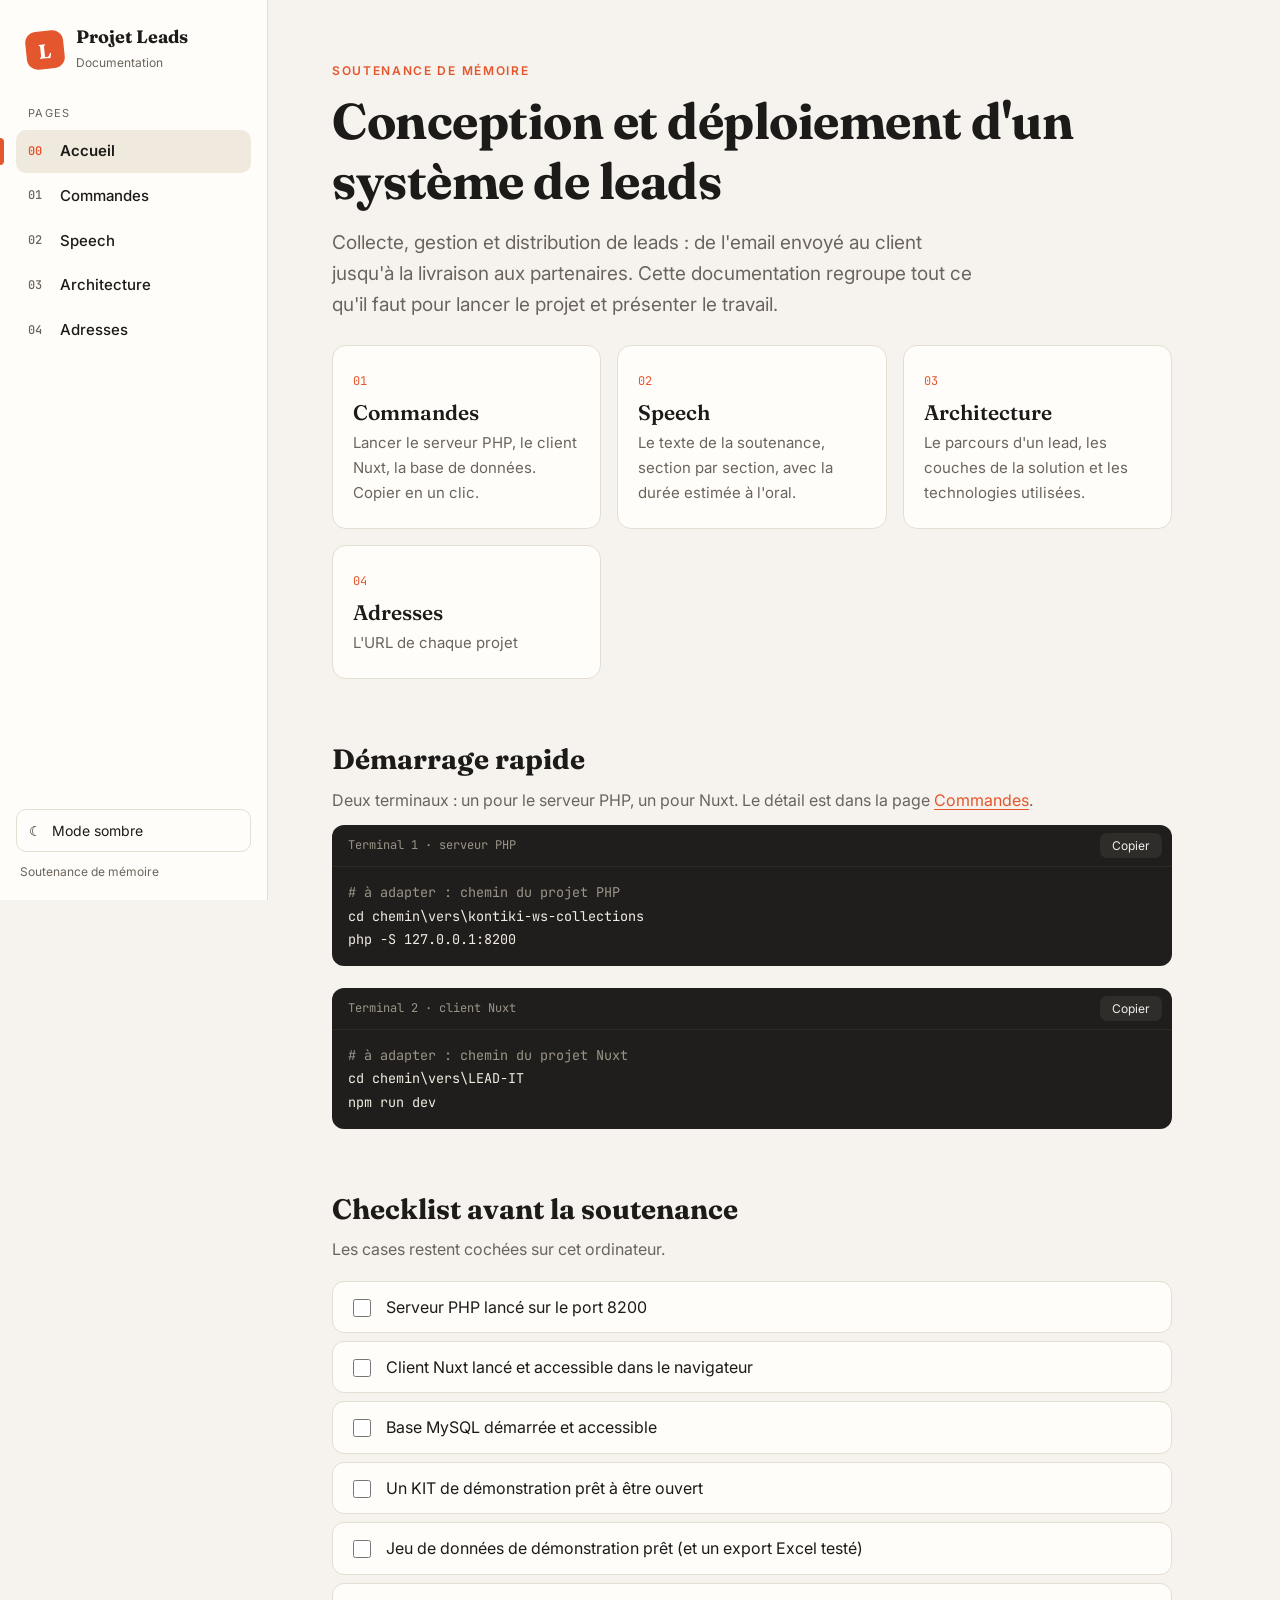
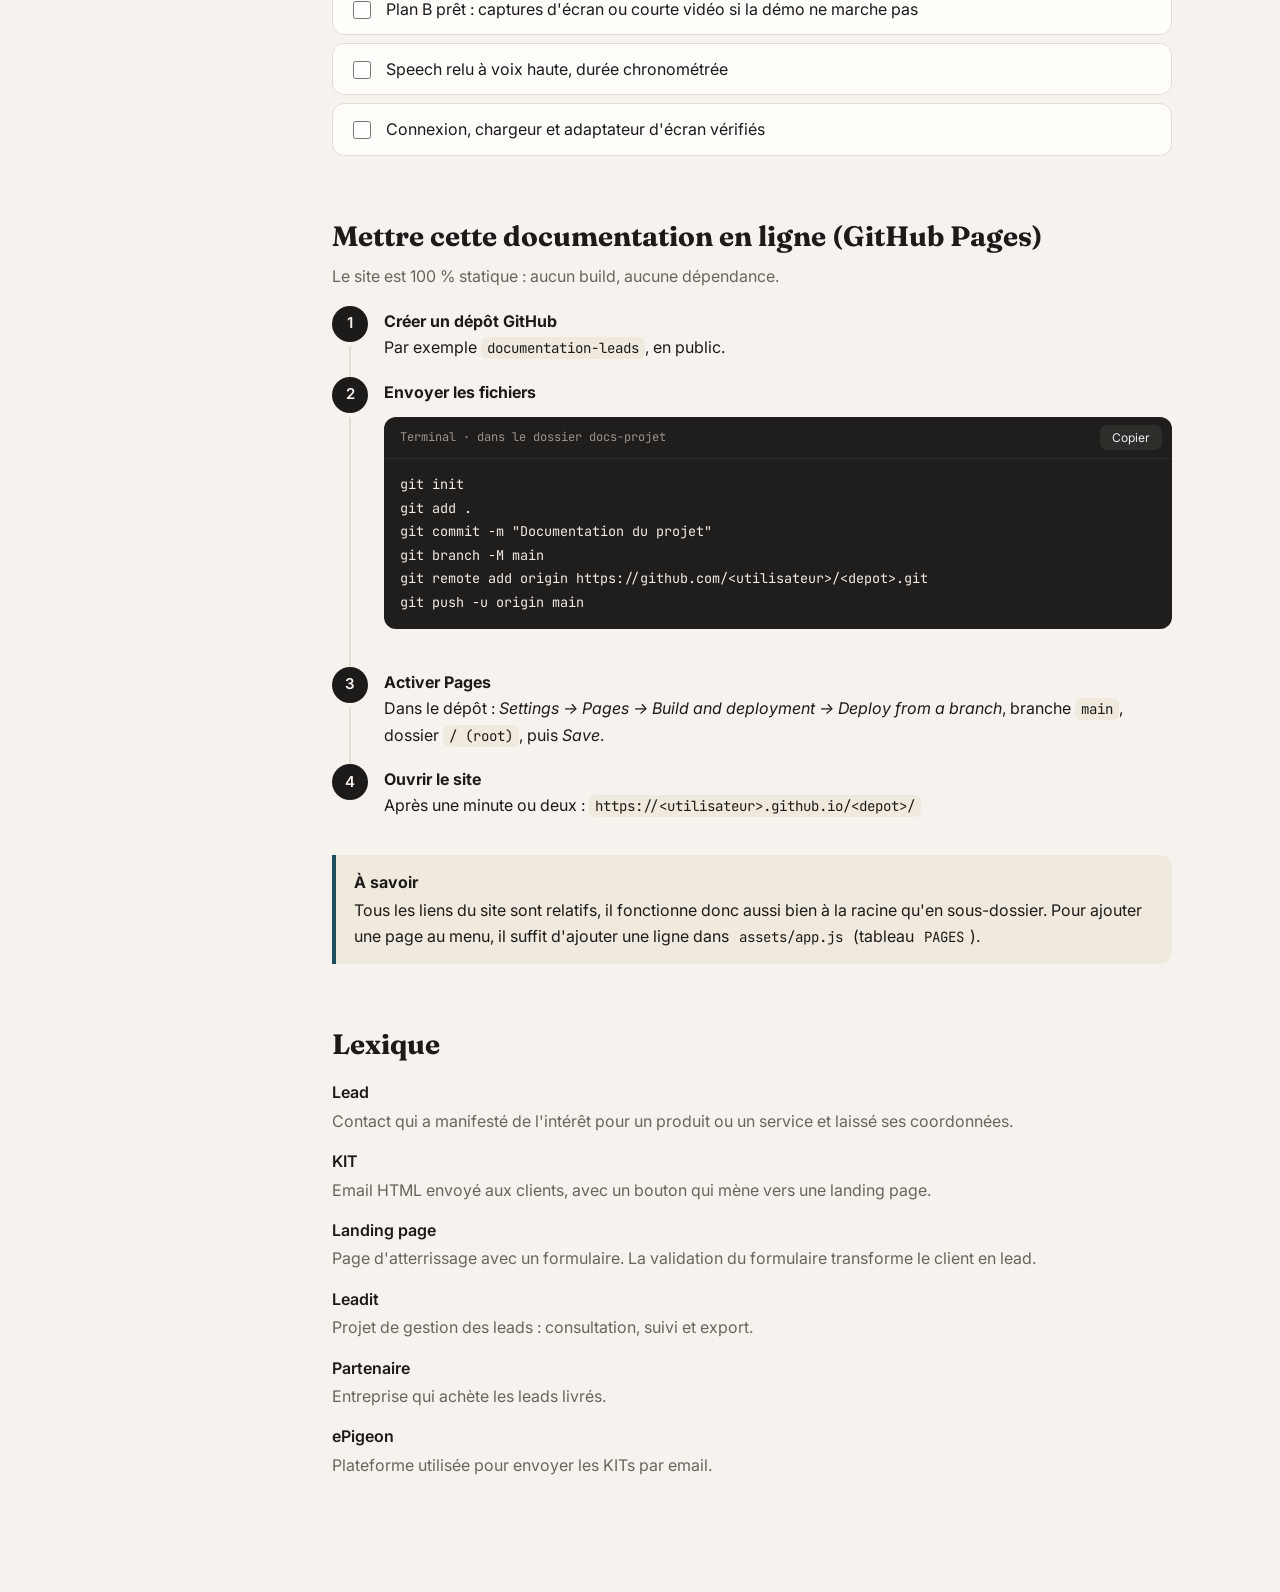
<file: index.html>
<!doctype html>
<html lang="fr">
  <head>
    <meta charset="utf-8" />
    <meta name="viewport" content="width=device-width, initial-scale=1" />
    <title>Projet Leads — Documentation</title>
    <script>
      try {
        var t = localStorage.getItem("theme");
        if (!t && matchMedia("(prefers-color-scheme: dark)").matches)
          t = "dark";
        if (t) document.documentElement.setAttribute("data-theme", t);
      } catch (e) {}
    </script>
    <link rel="preconnect" href="https://fonts.googleapis.com" />
    <link rel="preconnect" href="https://fonts.gstatic.com" crossorigin />
    <link
      href="https://fonts.googleapis.com/css2?family=Fraunces:opsz,wght@9..144,600;9..144,700&family=Inter:wght@400;500;600&family=JetBrains+Mono:wght@400;500&display=swap"
      rel="stylesheet"
    />
    <link rel="stylesheet" href="assets/style.css" />
  </head>
  <body data-page="accueil">
    <div id="app-nav"></div>

    <main class="main">
      <div class="content">
        <span class="eyebrow">Soutenance de mémoire</span>
        <h1>Conception et déploiement d'un système de leads</h1>
        <p class="lead">
          Collecte, gestion et distribution de leads : de l'email envoyé au
          client jusqu'à la livraison aux partenaires. Cette documentation
          regroupe tout ce qu'il faut pour lancer le projet et présenter le
          travail.
        </p>

        <div class="cards">
          <a class="card" href="commandes.html">
            <span class="tag">01</span>
            <h3>Commandes</h3>
            <p>
              Lancer le serveur PHP, le client Nuxt, la base de données. Copier
              en un clic.
            </p>
          </a>
          <a class="card" href="speech.html">
            <span class="tag">02</span>
            <h3>Speech</h3>
            <p>
              Le texte de la soutenance, section par section, avec la durée
              estimée à l'oral.
            </p>
          </a>
          <a class="card" href="architecture.html">
            <span class="tag">03</span>
            <h3>Architecture</h3>
            <p>
              Le parcours d'un lead, les couches de la solution et les
              technologies utilisées.
            </p>
          </a>
          <a class="card" href="adresses.html">
            <span class="tag">04</span>
            <h3>Adresses</h3>
            <p>L'URL de chaque projet</p>
          </a>
        </div>

        <h2>Démarrage rapide</h2>
        <p class="muted">
          Deux terminaux : un pour le serveur PHP, un pour Nuxt. Le détail est
          dans la page <a href="commandes.html">Commandes</a>.
        </p>

        <div class="cmd" data-label="Terminal 1 · serveur PHP">
          <pre><code><span class="c"># à adapter : chemin du projet PHP</span>
cd chemin\vers\kontiki-ws-collections
php -S 127.0.0.1:8200</code></pre>
        </div>
        <div class="cmd" data-label="Terminal 2 · client Nuxt">
          <pre><code><span class="c"># à adapter : chemin du projet Nuxt</span>
cd chemin\vers\LEAD-IT
npm run dev</code></pre>
        </div>

        <h2 id="avant">Checklist avant la soutenance</h2>
        <p class="muted">Les cases restent cochées sur cet ordinateur.</p>
        <ul class="checklist">
          <li>
            <label
              ><input type="checkbox" data-key="serveur-php" /><span
                >Serveur PHP lancé sur le port 8200</span
              ></label
            >
          </li>
          <li>
            <label
              ><input type="checkbox" data-key="nuxt" /><span
                >Client Nuxt lancé et accessible dans le navigateur</span
              ></label
            >
          </li>
          <li>
            <label
              ><input type="checkbox" data-key="mysql" /><span
                >Base MySQL démarrée et accessible</span
              ></label
            >
          </li>
          <li>
            <label
              ><input type="checkbox" data-key="kit" /><span
                >Un KIT de démonstration prêt à être ouvert</span
              ></label
            >
          </li>
          <li>
            <label
              ><input type="checkbox" data-key="donnees" /><span
                >Jeu de données de démonstration prêt (et un export Excel
                testé)</span
              ></label
            >
          </li>
          <li>
            <label
              ><input type="checkbox" data-key="planb" /><span
                >Plan B prêt : captures d'écran ou courte vidéo si la démo ne
                marche pas</span
              ></label
            >
          </li>
          <li>
            <label
              ><input type="checkbox" data-key="speech" /><span
                >Speech relu à voix haute, durée chronométrée</span
              ></label
            >
          </li>
          <li>
            <label
              ><input type="checkbox" data-key="reseau" /><span
                >Connexion, chargeur et adaptateur d'écran vérifiés</span
              ></label
            >
          </li>
        </ul>

        <h2 id="github">Mettre cette documentation en ligne (GitHub Pages)</h2>
        <p class="muted">
          Le site est 100 % statique : aucun build, aucune dépendance.
        </p>
        <ol class="steps">
          <li>
            <strong>Créer un dépôt GitHub</strong>Par exemple
            <code>documentation-leads</code>, en public.
          </li>
          <li>
            <strong>Envoyer les fichiers</strong>
            <div
              class="cmd"
              data-label="Terminal · dans le dossier docs-projet"
            >
              <pre><code>git init
git add .
git commit -m "Documentation du projet"
git branch -M main
git remote add origin https://github.com/&lt;utilisateur&gt;/&lt;depot&gt;.git
git push -u origin main</code></pre>
            </div>
          </li>
          <li>
            <strong>Activer Pages</strong>Dans le dépôt :
            <em
              >Settings → Pages → Build and deployment → Deploy from a
              branch</em
            >, branche <code>main</code>, dossier <code>/ (root)</code>, puis
            <em>Save</em>.
          </li>
          <li>
            <strong>Ouvrir le site</strong>Après une minute ou deux :
            <code>https://&lt;utilisateur&gt;.github.io/&lt;depot&gt;/</code>
          </li>
        </ol>
        <div class="note teal">
          <strong>À savoir</strong>
          Tous les liens du site sont relatifs, il fonctionne donc aussi bien à
          la racine qu'en sous-dossier. Pour ajouter une page au menu, il suffit
          d'ajouter une ligne dans <code>assets/app.js</code> (tableau
          <code>PAGES</code>).
        </div>

        <h2 id="lexique">Lexique</h2>
        <dl class="lexique">
          <dt>Lead</dt>
          <dd>
            Contact qui a manifesté de l'intérêt pour un produit ou un service
            et laissé ses coordonnées.
          </dd>
          <dt>KIT</dt>
          <dd>
            Email HTML envoyé aux clients, avec un bouton qui mène vers une
            landing page.
          </dd>
          <dt>Landing page</dt>
          <dd>
            Page d'atterrissage avec un formulaire. La validation du formulaire
            transforme le client en lead.
          </dd>
          <dt>Leadit</dt>
          <dd>Projet de gestion des leads : consultation, suivi et export.</dd>
          <dt>Partenaire</dt>
          <dd>Entreprise qui achète les leads livrés.</dd>
          <dt>ePigeon</dt>
          <dd>Plateforme utilisée pour envoyer les KITs par email.</dd>
        </dl>
      </div>
    </main>

    <script src="assets/app.js"></script>
  </body>
</html>
</file>
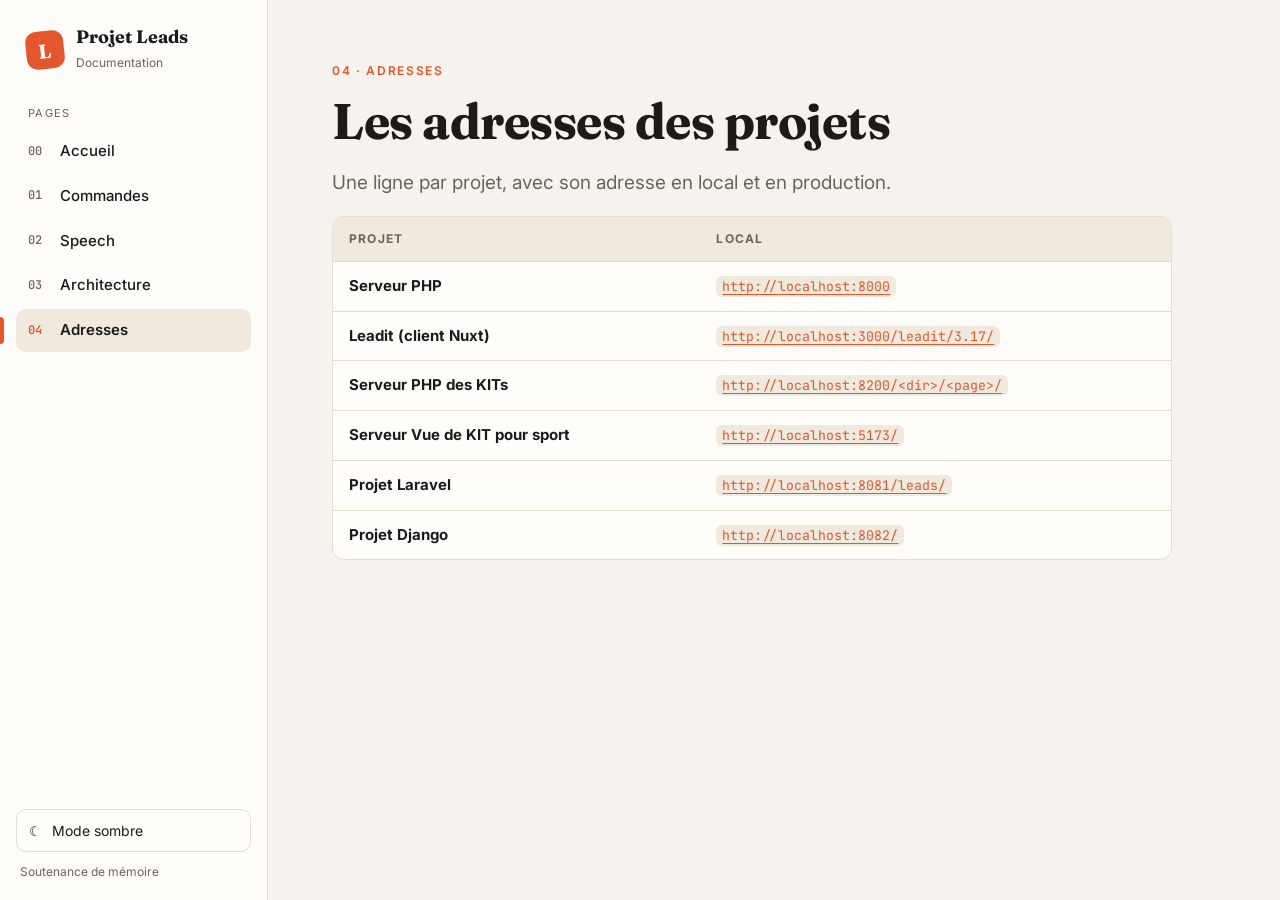
<file: adresses.html>
<!doctype html>
<html lang="fr">
  <head>
    <meta charset="utf-8" />
    <meta name="viewport" content="width=device-width, initial-scale=1" />
    <title>Adresses — Projet Leads</title>
    <script>
      try {
        var t = localStorage.getItem("theme");
        if (!t && matchMedia("(prefers-color-scheme: dark)").matches)
          t = "dark";
        if (t) document.documentElement.setAttribute("data-theme", t);
      } catch (e) {}
    </script>
    <link rel="preconnect" href="https://fonts.googleapis.com" />
    <link rel="preconnect" href="https://fonts.gstatic.com" crossorigin />
    <link
      href="https://fonts.googleapis.com/css2?family=Fraunces:opsz,wght@9..144,600;9..144,700&family=Inter:wght@400;500;600&family=JetBrains+Mono:wght@400;500&display=swap"
      rel="stylesheet"
    />
    <link rel="stylesheet" href="assets/style.css" />
  </head>
  <body data-page="adresses">
    <div id="app-nav"></div>

    <main class="main">
      <div class="content">
        <span class="eyebrow">04 · Adresses</span>
        <h1>Les adresses des projets</h1>
        <p class="lead">
          Une ligne par projet, avec son adresse en local et en production.
        </p>

        <div class="table-wrap">
          <table class="t">
            <thead>
              <tr>
                <th>Projet</th>
                <th>Local</th>
              </tr>
            </thead>
            <tbody id="rows"></tbody>
          </table>
        </div>
      </div>
    </main>

    <script src="assets/projets.js"></script>
    <script>
      (function () {
        function esc(s) {
          return String(s == null ? "" : s).replace(/[&<>"]/g, function (c) {
            return { "&": "&amp;", "<": "&lt;", ">": "&gt;", '"': "&quot;" }[c];
          });
        }
        function cell(url) {
          return (
            '<a href="' +
            esc(url) +
            '" target="_blank" rel="noopener"><code>' +
            esc(url) +
            "</code></a>"
          );
        }
        document.getElementById("rows").innerHTML = (window.PROJECTS || [])
          .map(function (p) {
            return (
              "<tr><td><strong>" +
              esc(p.nom) +
              "</strong></td><td>" +
              cell(p.local) +
              "</td></tr>"
            );
          })
          .join("");
      })();
    </script>
    <script src="assets/app.js"></script>
  </body>
</html>
</file>
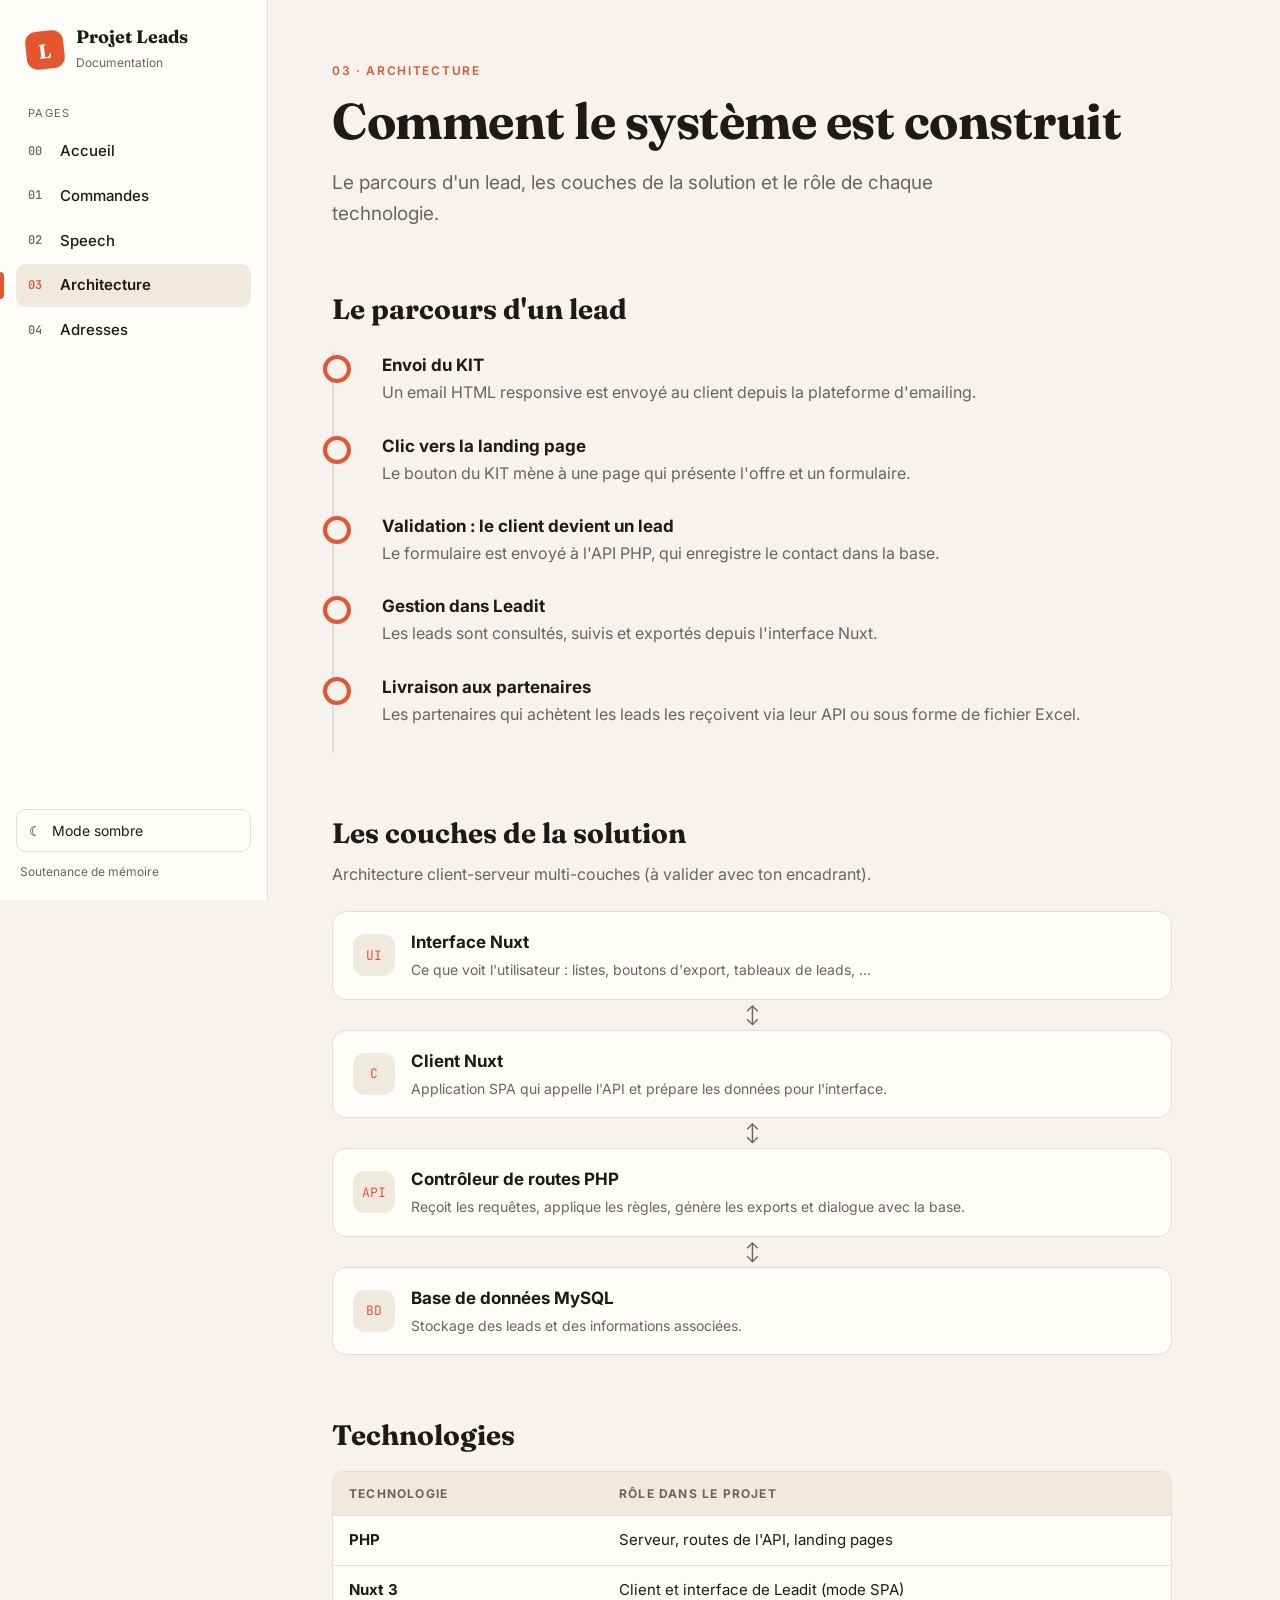
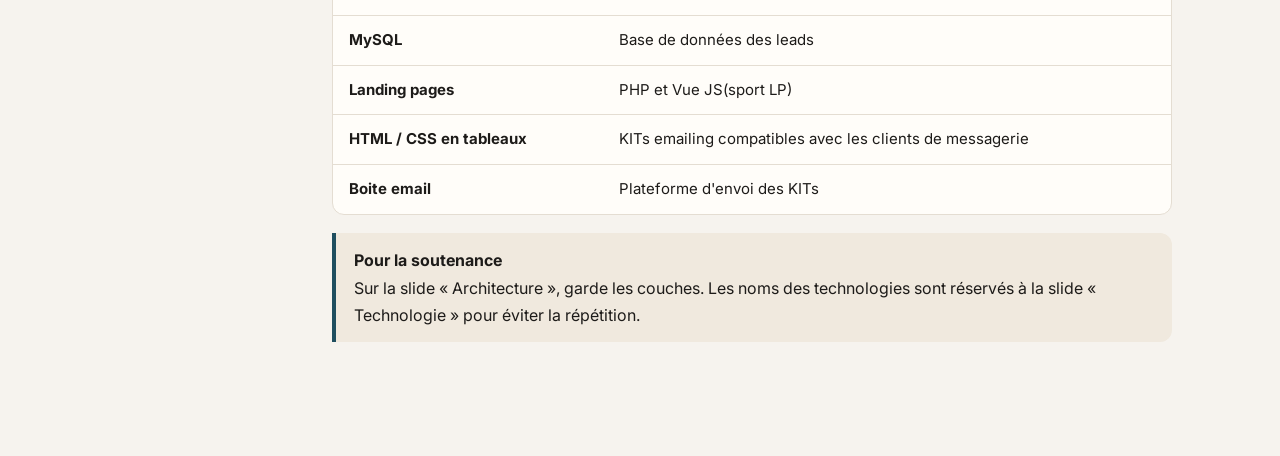
<file: architecture.html>
<!doctype html>
<html lang="fr">
  <head>
    <meta charset="utf-8" />
    <meta name="viewport" content="width=device-width, initial-scale=1" />
    <title>Architecture — Projet Leads</title>
    <script>
      try {
        var t = localStorage.getItem("theme");
        if (!t && matchMedia("(prefers-color-scheme: dark)").matches)
          t = "dark";
        if (t) document.documentElement.setAttribute("data-theme", t);
      } catch (e) {}
    </script>
    <link rel="preconnect" href="https://fonts.googleapis.com" />
    <link rel="preconnect" href="https://fonts.gstatic.com" crossorigin />
    <link
      href="https://fonts.googleapis.com/css2?family=Fraunces:opsz,wght@9..144,600;9..144,700&family=Inter:wght@400;500;600&family=JetBrains+Mono:wght@400;500&display=swap"
      rel="stylesheet"
    />
    <link rel="stylesheet" href="assets/style.css" />
  </head>
  <body data-page="architecture">
    <div id="app-nav"></div>

    <main class="main">
      <div class="content">
        <span class="eyebrow">03 · Architecture</span>
        <h1>Comment le système est construit</h1>
        <p class="lead">
          Le parcours d'un lead, les couches de la solution et le rôle de chaque
          technologie.
        </p>

        <h2 id="parcours">Le parcours d'un lead</h2>
        <ol class="timeline">
          <li>
            <strong>Envoi du KIT</strong
            ><span
              >Un email HTML responsive est envoyé au client depuis la
              plateforme d'emailing.</span
            >
          </li>
          <li>
            <strong>Clic vers la landing page</strong
            ><span
              >Le bouton du KIT mène à une page qui présente l'offre et un
              formulaire.</span
            >
          </li>
          <li>
            <strong>Validation : le client devient un lead</strong
            ><span
              >Le formulaire est envoyé à l'API PHP, qui enregistre le contact
              dans la base.</span
            >
          </li>
          <li>
            <strong>Gestion dans Leadit</strong
            ><span
              >Les leads sont consultés, suivis et exportés depuis l'interface
              Nuxt.</span
            >
          </li>
          <li>
            <strong>Livraison aux partenaires</strong
            ><span
              >Les partenaires qui achètent les leads les reçoivent via leur API
              ou sous forme de fichier Excel.</span
            >
          </li>
        </ol>

        <h2 id="couches">Les couches de la solution</h2>
        <p class="muted">
          Architecture client-serveur multi-couches (à valider avec ton
          encadrant).
        </p>
        <div class="layers">
          <div class="layer">
            <span class="lv">UI</span>
            <div>
              <strong>Interface Nuxt</strong
              ><span
                >Ce que voit l'utilisateur : listes, boutons d'export, tableaux
                de leads, ...</span
              >
            </div>
          </div>
          <div class="layer-link">↕</div>
          <div class="layer">
            <span class="lv">C</span>
            <div>
              <strong>Client Nuxt</strong
              ><span
                >Application SPA qui appelle l'API et prépare les données pour
                l'interface.</span
              >
            </div>
          </div>
          <div class="layer-link">↕</div>
          <div class="layer">
            <span class="lv">API</span>
            <div>
              <strong>Contrôleur de routes PHP</strong
              ><span
                >Reçoit les requêtes, applique les règles, génère les exports et
                dialogue avec la base.</span
              >
            </div>
          </div>
          <div class="layer-link">↕</div>
          <div class="layer">
            <span class="lv">BD</span>
            <div>
              <strong>Base de données MySQL</strong
              ><span>Stockage des leads et des informations associées.</span>
            </div>
          </div>
        </div>

        <h2 id="technos">Technologies</h2>
        <div class="table-wrap">
          <table class="t">
            <thead>
              <tr>
                <th>Technologie</th>
                <th>Rôle dans le projet</th>
              </tr>
            </thead>
            <tbody>
              <tr>
                <td><strong>PHP</strong></td>
                <td>Serveur, routes de l'API, landing pages</td>
              </tr>
              <tr>
                <td><strong>Nuxt 3</strong></td>
                <td>Client et interface de Leadit (mode SPA)</td>
              </tr>
              <tr>
                <td><strong>MySQL</strong></td>
                <td>Base de données des leads</td>
              </tr>
              <tr>
                <td><strong>Landing pages</strong></td>
                <td>PHP et Vue JS(sport LP)</td>
              </tr>
              <tr>
                <td><strong>HTML / CSS en tableaux</strong></td>
                <td>
                  KITs emailing compatibles avec les clients de messagerie
                </td>
              </tr>
              <tr>
                <td><strong>Boite email</strong></td>
                <td>Plateforme d'envoi des KITs</td>
              </tr>
            </tbody>
          </table>
        </div>

        <div class="note teal">
          <strong>Pour la soutenance</strong>
          Sur la slide « Architecture », garde les couches. Les noms des
          technologies sont réservés à la slide « Technologie » pour éviter la
          répétition.
        </div>
      </div>
    </main>

    <script src="assets/app.js"></script>
  </body>
</html>
</file>
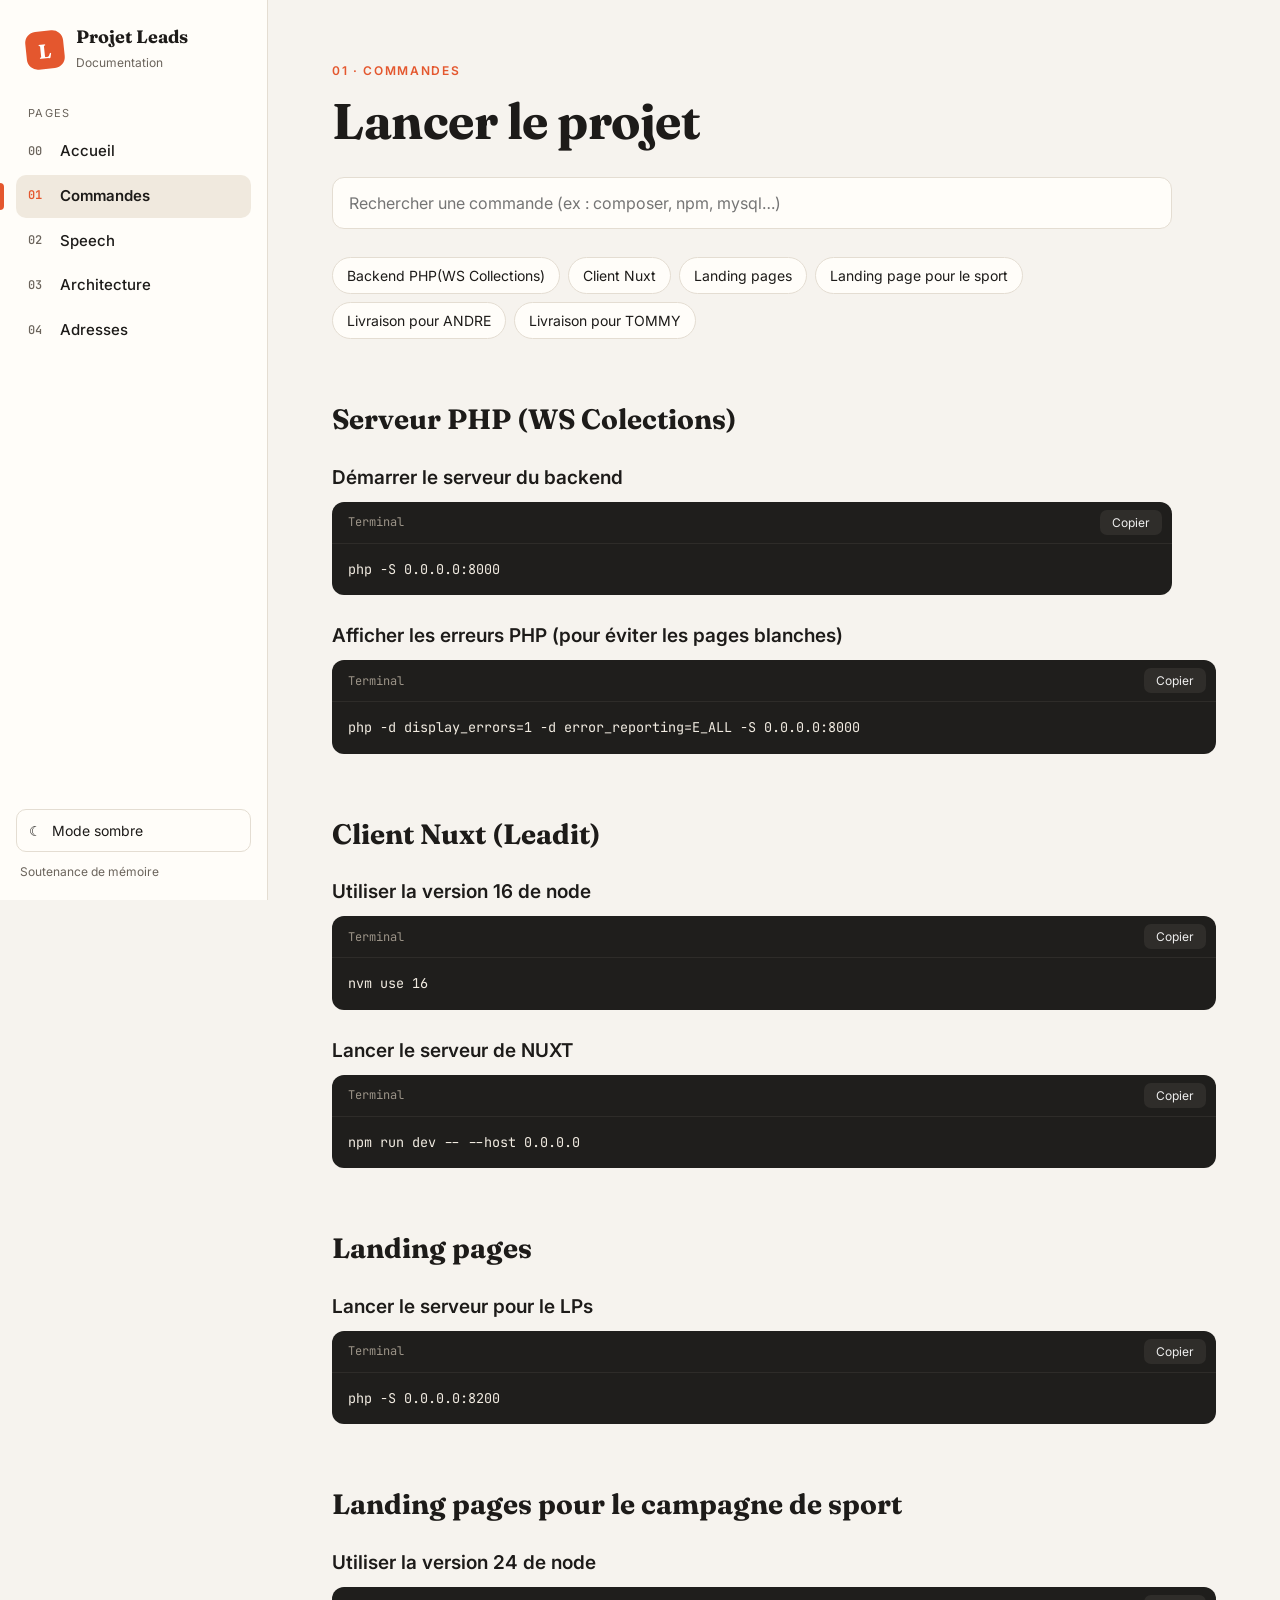
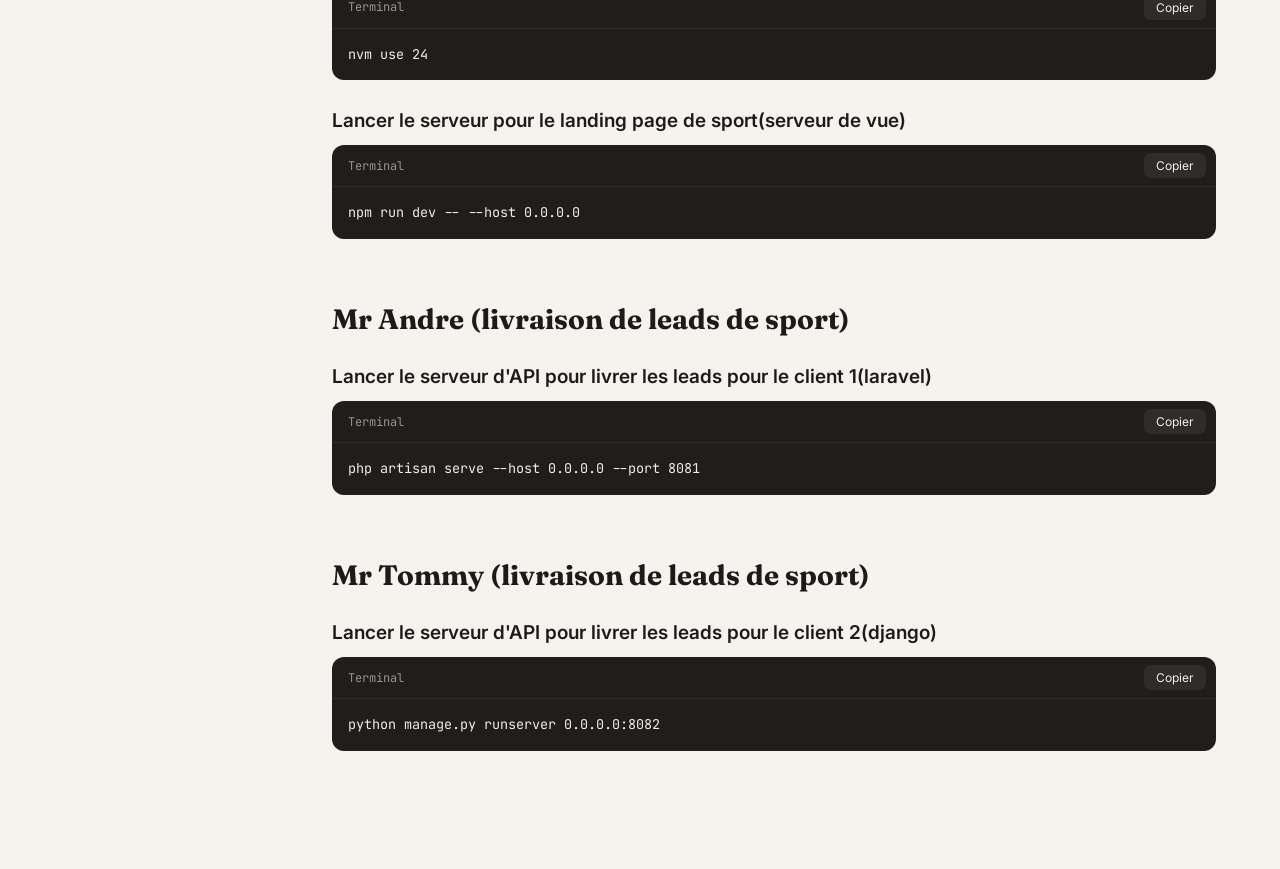
<file: commandes.html>
<!doctype html>
<html lang="fr">
  <head>
    <meta charset="utf-8" />
    <meta name="viewport" content="width=device-width, initial-scale=1" />
    <title>Commandes — Projet Leads</title>
    <script>
      try {
        var t = localStorage.getItem("theme");
        if (!t && matchMedia("(prefers-color-scheme: dark)").matches)
          t = "dark";
        if (t) document.documentElement.setAttribute("data-theme", t);
      } catch (e) {}
    </script>
    <link rel="preconnect" href="https://fonts.googleapis.com" />
    <link rel="preconnect" href="https://fonts.gstatic.com" crossorigin />
    <link
      href="https://fonts.googleapis.com/css2?family=Fraunces:opsz,wght@9..144,600;9..144,700&family=Inter:wght@400;500;600&family=JetBrains+Mono:wght@400;500&display=swap"
      rel="stylesheet"
    />
    <link rel="stylesheet" href="assets/style.css" />
  </head>
  <body data-page="commandes">
    <div id="app-nav"></div>

    <main class="main">
      <div class="content">
        <span class="eyebrow">01 · Commandes</span>
        <h1>Lancer le projet</h1>

        <input
          id="filter"
          class="search"
          type="search"
          placeholder="Rechercher une commande (ex : composer, npm, mysql…)"
          autocomplete="off"
        />
        <div id="count" class="count"></div>

        <div class="pills">
          <a class="pill" data-target="php" href="#php"
            >Backend PHP(WS Collections)</a
          >
          <a class="pill" data-target="nuxt" href="#nuxt">Client Nuxt</a>
          <a class="pill" data-target="lps" href="#lps">Landing pages</a>
          <a class="pill" data-target="sport_lp" href="#sport_lp">Landing page pour le sport</a>
          <a class="pill" data-target="andre_api" href="#andre_api">Livraison pour ANDRE</a>
          <a class="pill" data-target="tommy_api" href="#tommy_api">Livraison pour TOMMY</a>
        </div>

        <!-- ===================== PHP ===================== -->
        <h2 id="php">Serveur PHP (WS Colections)</h2>
          <h3>Démarrer le serveur du backend</h3>
          <div class="cmd" data-label="Terminal">
            <pre><code>php -S 0.0.0.0:8000</code></pre>
          </div>
        </div>
        <div class="cmd-item">
          <h3>Afficher les erreurs PHP (pour éviter les pages blanches)</h3>
          <div class="cmd" data-label="Terminal">
            <pre><code>php -d display_errors=1 -d error_reporting=E_ALL -S 0.0.0.0:8000</code></pre>
          </div>
        </div>

        <!-- ===================== Nuxt ===================== -->
        <h2 id="nuxt">Client Nuxt (Leadit)</h2>         
        <div class="cmd-item">
          <h3>Utiliser la version 16 de node</h3>
          <div class="cmd" data-label="Terminal">
            <pre><code>nvm use 16</code></pre>
          </div>
          <h3>Lancer le serveur de NUXT</h3>
          <div class="cmd" data-label="Terminal">
            <pre><code>npm run dev -- --host 0.0.0.0</code></pre>
          </div>
        </div>

        <!-- ===================== LPs ===================== -->
        <h2 id="lps">Landing pages</h2>
        <div class="cmd-item">
          <h3>Lancer le serveur pour le LPs</h3>
          <div class="cmd" data-label="Terminal">
            <pre><code>php -S 0.0.0.0:8200</code></pre>
          </div>
        </div>
        
        <!-- ===================== Sport LP ===================== -->
        <h2 id="sport_lp">Landing pages pour le campagne de sport</h2>
        <div class="cmd-item">
          <h3>Utiliser la version 24 de node</h3>
          <div class="cmd" data-label="Terminal">
            <pre><code>nvm use 24</code></pre>
          </div>
          <h3>Lancer le serveur pour le landing page de sport(serveur de vue)</h3>
          <div class="cmd" data-label="Terminal">
            <pre><code>npm run dev -- --host 0.0.0.0</code></pre>
          </div>
        </div>
        
        <!-- ===================== Livraison client 1 ===================== -->
        <h2 id="andre_api">Mr Andre (livraison de leads de sport)</h2>
        <div class="cmd-item">
          <h3>Lancer le serveur d'API pour livrer les leads pour le client 1(laravel)</h3>
          <div class="cmd" data-label="Terminal">
            <pre><code>php artisan serve --host 0.0.0.0 --port 8081</code></pre>
          </div>
        </div>
        
        <!-- ===================== Livraison client 2 ===================== -->
        <h2 id="tommy_api">Mr Tommy (livraison de leads de sport)</h2>
        <div class="cmd-item">
          <h3>Lancer le serveur d'API pour livrer les leads pour le client 2(django)</h3>
          <div class="cmd" data-label="Terminal">
            <pre><code>python manage.py runserver 0.0.0.0:8082</code></pre>
          </div>
        </div>
      </div>
    </main>

    <script src="assets/app.js"></script>
  </body>
</html>
</file>
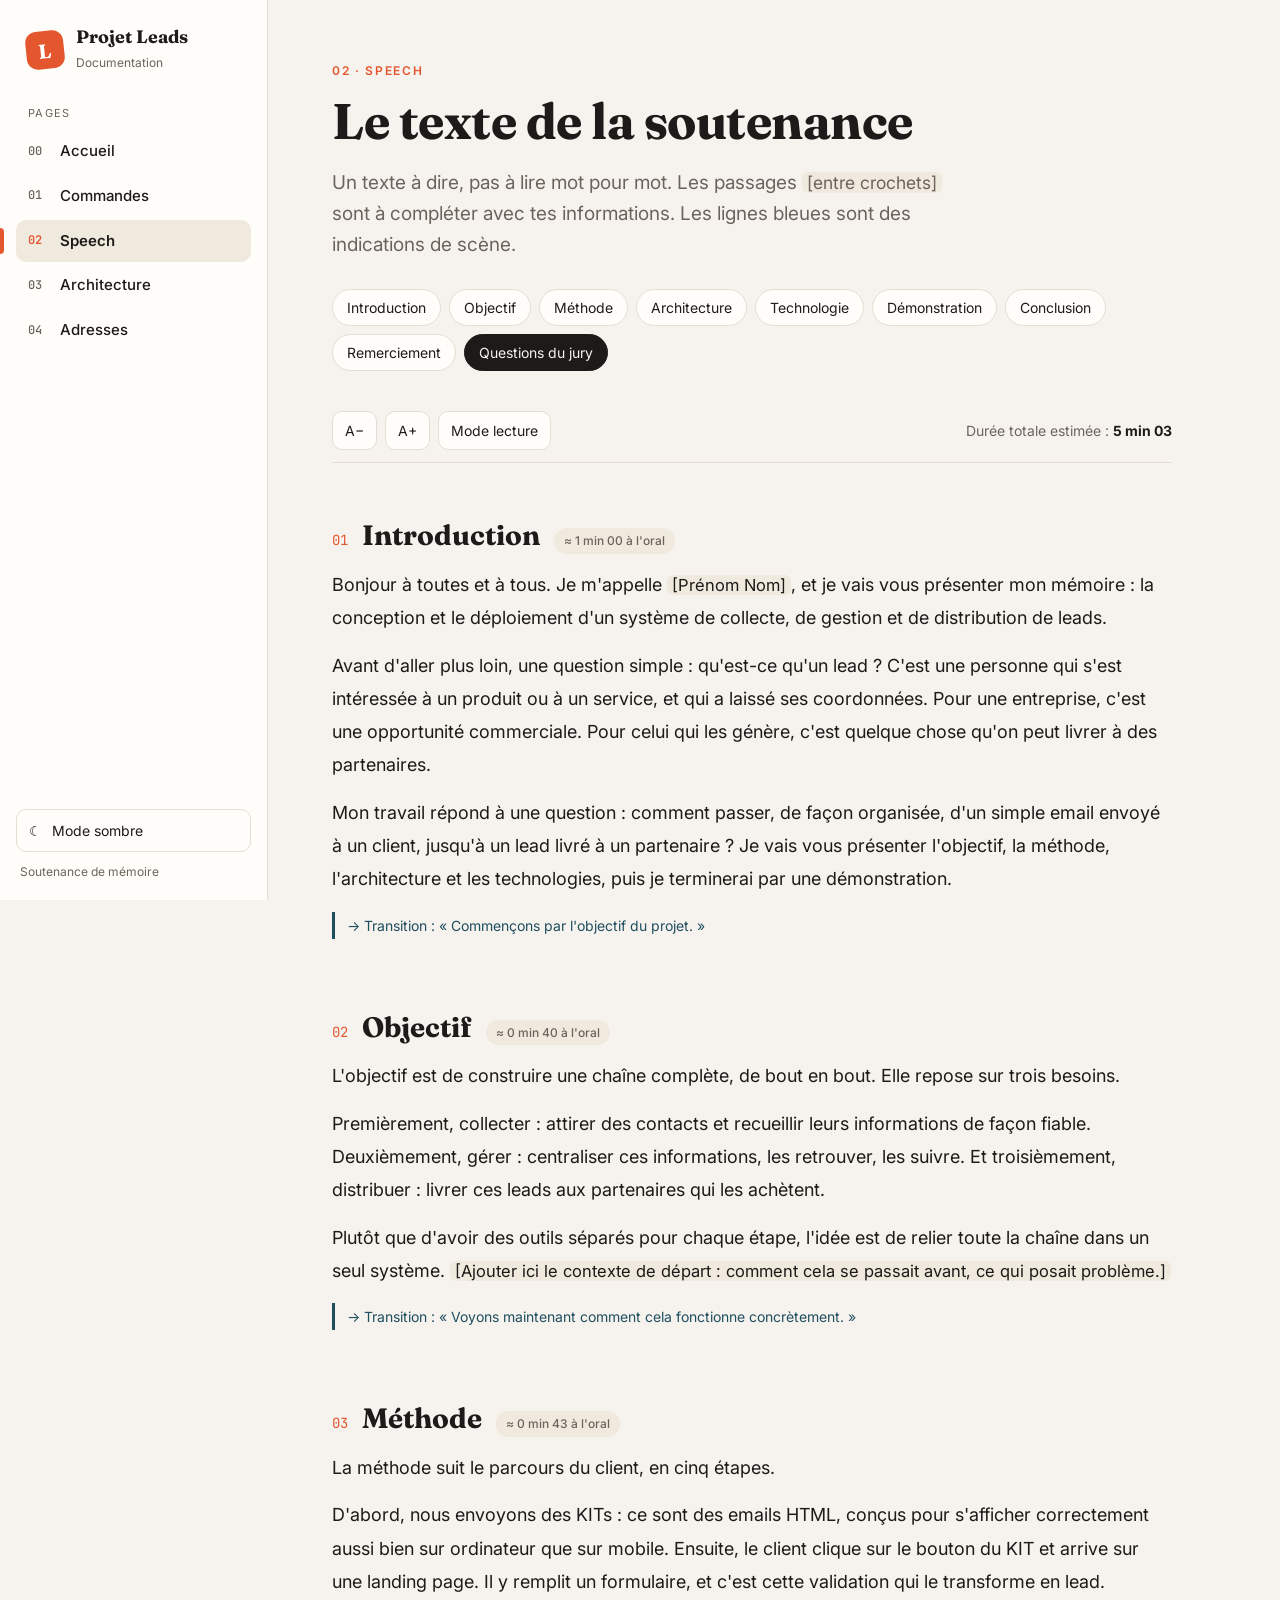
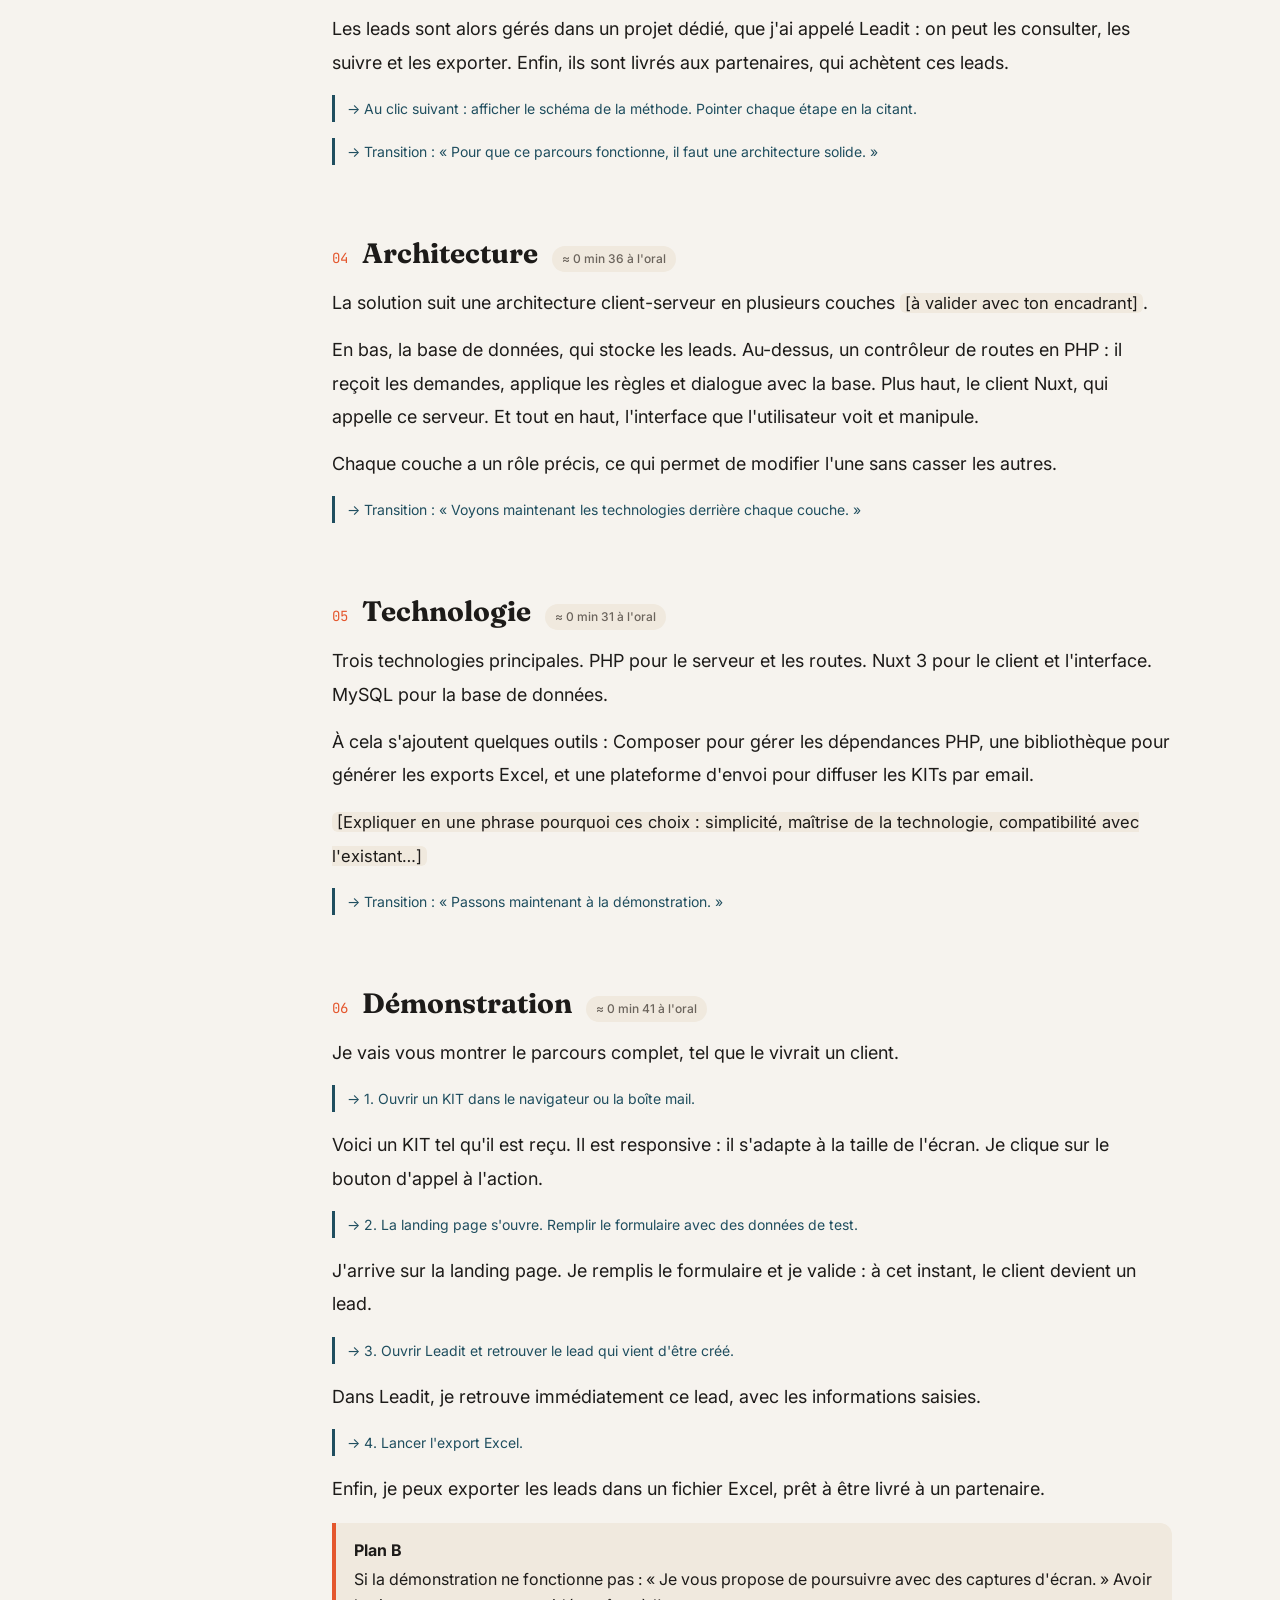
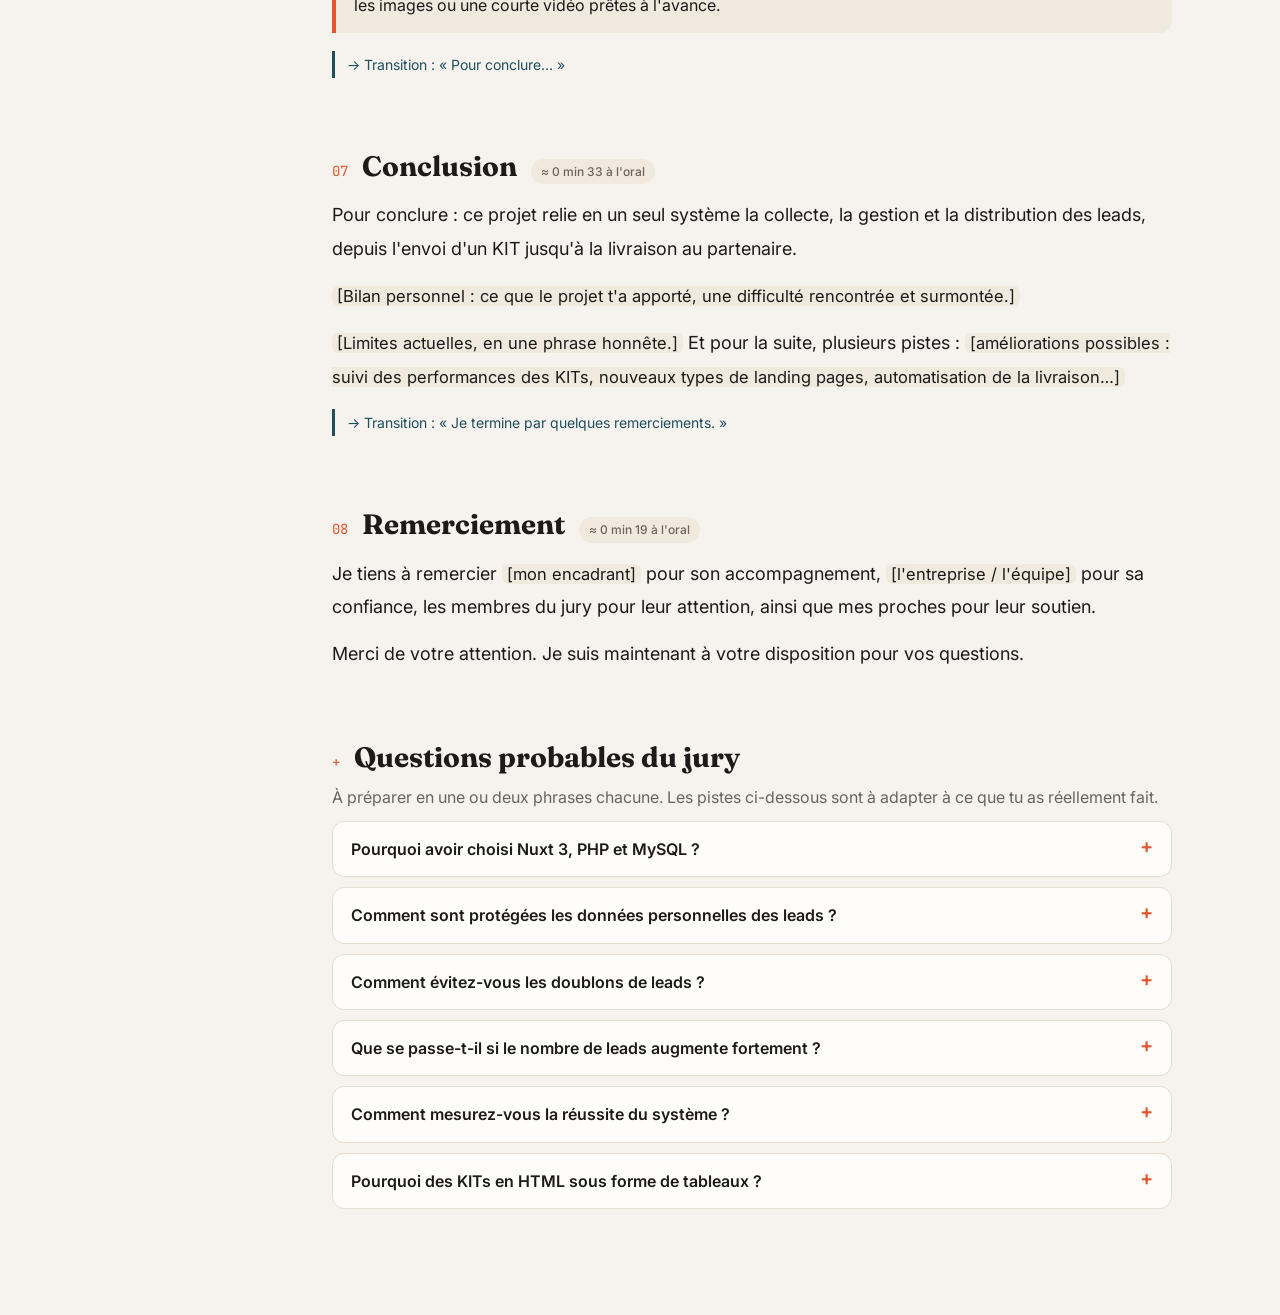
<file: speech.html>
<!doctype html>
<html lang="fr">
<head>
  <meta charset="utf-8">
  <meta name="viewport" content="width=device-width, initial-scale=1">
  <title>Speech — Projet Leads</title>
  <script>try{var t=localStorage.getItem("theme");if(!t&&matchMedia("(prefers-color-scheme: dark)").matches)t="dark";if(t)document.documentElement.setAttribute("data-theme",t)}catch(e){}</script>
  <link rel="preconnect" href="https://fonts.googleapis.com">
  <link rel="preconnect" href="https://fonts.gstatic.com" crossorigin>
  <link href="https://fonts.googleapis.com/css2?family=Fraunces:opsz,wght@9..144,600;9..144,700&family=Inter:wght@400;500;600&family=JetBrains+Mono:wght@400;500&display=swap" rel="stylesheet">
  <link rel="stylesheet" href="assets/style.css">
</head>
<body data-page="speech">
  <div id="app-nav"></div>

  <main class="main">
    <div class="content">

      <span class="eyebrow hide-focus">02 · Speech</span>
      <h1 class="hide-focus">Le texte de la soutenance</h1>
      <p class="lead hide-focus">Un texte à dire, pas à lire mot pour mot. Les passages <span class="todo">[entre crochets]</span> sont à compléter avec tes informations. Les lignes bleues sont des indications de scène.</p>

      <div class="pills">
        <a class="pill" data-target="intro" href="#intro">Introduction</a>
        <a class="pill" data-target="objectif" href="#objectif">Objectif</a>
        <a class="pill" data-target="methode" href="#methode">Méthode</a>
        <a class="pill" data-target="architecture" href="#architecture">Architecture</a>
        <a class="pill" data-target="technologie" href="#technologie">Technologie</a>
        <a class="pill" data-target="demo" href="#demo">Démonstration</a>
        <a class="pill" data-target="conclusion" href="#conclusion">Conclusion</a>
        <a class="pill" data-target="merci" href="#merci">Remerciement</a>
        <a class="pill" data-target="jury" href="#jury">Questions du jury</a>
      </div>

      <div class="toolbar">
        <button class="tbtn" id="fs-minus" type="button" aria-label="Réduire le texte">A−</button>
        <button class="tbtn" id="fs-plus" type="button" aria-label="Agrandir le texte">A+</button>
        <button class="tbtn" id="focus" type="button">Mode lecture</button>
        <span class="spacer"></span>
        <span class="total" id="total"></span>
      </div>

      <!-- 1 -->
      <section class="speech-block" id="intro">
        <div class="speech-head"><span class="n">01</span><h2>Introduction</h2><span class="chip rt"></span></div>
        <p class="say">Bonjour à toutes et à tous. Je m'appelle <span class="todo">[Prénom Nom]</span>, et je vais vous présenter mon mémoire : la conception et le déploiement d'un système de collecte, de gestion et de distribution de leads.</p>
        <p class="say">Avant d'aller plus loin, une question simple : qu'est-ce qu'un lead ? C'est une personne qui s'est intéressée à un produit ou à un service, et qui a laissé ses coordonnées. Pour une entreprise, c'est une opportunité commerciale. Pour celui qui les génère, c'est quelque chose qu'on peut livrer à des partenaires.</p>
        <p class="say">Mon travail répond à une question : comment passer, de façon organisée, d'un simple email envoyé à un client, jusqu'à un lead livré à un partenaire ? Je vais vous présenter l'objectif, la méthode, l'architecture et les technologies, puis je terminerai par une démonstration.</p>
        <p class="cue">→ Transition : « Commençons par l'objectif du projet. »</p>
      </section>

      <!-- 2 -->
      <section class="speech-block" id="objectif">
        <div class="speech-head"><span class="n">02</span><h2>Objectif</h2><span class="chip rt"></span></div>
        <p class="say">L'objectif est de construire une chaîne complète, de bout en bout. Elle repose sur trois besoins.</p>
        <p class="say">Premièrement, collecter : attirer des contacts et recueillir leurs informations de façon fiable. Deuxièmement, gérer : centraliser ces informations, les retrouver, les suivre. Et troisièmement, distribuer : livrer ces leads aux partenaires qui les achètent.</p>
        <p class="say">Plutôt que d'avoir des outils séparés pour chaque étape, l'idée est de relier toute la chaîne dans un seul système. <span class="todo">[Ajouter ici le contexte de départ : comment cela se passait avant, ce qui posait problème.]</span></p>
        <p class="cue">→ Transition : « Voyons maintenant comment cela fonctionne concrètement. »</p>
      </section>

      <!-- 3 -->
      <section class="speech-block" id="methode">
        <div class="speech-head"><span class="n">03</span><h2>Méthode</h2><span class="chip rt"></span></div>
        <p class="say">La méthode suit le parcours du client, en cinq étapes.</p>
        <p class="say">D'abord, nous envoyons des KITs : ce sont des emails HTML, conçus pour s'afficher correctement aussi bien sur ordinateur que sur mobile. Ensuite, le client clique sur le bouton du KIT et arrive sur une landing page. Il y remplit un formulaire, et c'est cette validation qui le transforme en lead.</p>
        <p class="say">Les leads sont alors gérés dans un projet dédié, que j'ai appelé Leadit : on peut les consulter, les suivre et les exporter. Enfin, ils sont livrés aux partenaires, qui achètent ces leads.</p>
        <p class="cue">→ Au clic suivant : afficher le schéma de la méthode. Pointer chaque étape en la citant.</p>
        <p class="cue">→ Transition : « Pour que ce parcours fonctionne, il faut une architecture solide. »</p>
      </section>

      <!-- 4 -->
      <section class="speech-block" id="architecture">
        <div class="speech-head"><span class="n">04</span><h2>Architecture</h2><span class="chip rt"></span></div>
        <p class="say">La solution suit une architecture client-serveur en plusieurs couches <span class="todo">[à valider avec ton encadrant]</span>.</p>
        <p class="say">En bas, la base de données, qui stocke les leads. Au-dessus, un contrôleur de routes en PHP : il reçoit les demandes, applique les règles et dialogue avec la base. Plus haut, le client Nuxt, qui appelle ce serveur. Et tout en haut, l'interface que l'utilisateur voit et manipule.</p>
        <p class="say">Chaque couche a un rôle précis, ce qui permet de modifier l'une sans casser les autres.</p>
        <p class="cue">→ Transition : « Voyons maintenant les technologies derrière chaque couche. »</p>
      </section>

      <!-- 5 -->
      <section class="speech-block" id="technologie">
        <div class="speech-head"><span class="n">05</span><h2>Technologie</h2><span class="chip rt"></span></div>
        <p class="say">Trois technologies principales. PHP pour le serveur et les routes. Nuxt 3 pour le client et l'interface. MySQL pour la base de données.</p>
        <p class="say">À cela s'ajoutent quelques outils : Composer pour gérer les dépendances PHP, une bibliothèque pour générer les exports Excel, et une plateforme d'envoi pour diffuser les KITs par email.</p>
        <p class="say"><span class="todo">[Expliquer en une phrase pourquoi ces choix : simplicité, maîtrise de la technologie, compatibilité avec l'existant…]</span></p>
        <p class="cue">→ Transition : « Passons maintenant à la démonstration. »</p>
      </section>

      <!-- 6 -->
      <section class="speech-block" id="demo">
        <div class="speech-head"><span class="n">06</span><h2>Démonstration</h2><span class="chip rt"></span></div>
        <p class="say">Je vais vous montrer le parcours complet, tel que le vivrait un client.</p>
        <p class="cue">→ 1. Ouvrir un KIT dans le navigateur ou la boîte mail.</p>
        <p class="say">Voici un KIT tel qu'il est reçu. Il est responsive : il s'adapte à la taille de l'écran. Je clique sur le bouton d'appel à l'action.</p>
        <p class="cue">→ 2. La landing page s'ouvre. Remplir le formulaire avec des données de test.</p>
        <p class="say">J'arrive sur la landing page. Je remplis le formulaire et je valide : à cet instant, le client devient un lead.</p>
        <p class="cue">→ 3. Ouvrir Leadit et retrouver le lead qui vient d'être créé.</p>
        <p class="say">Dans Leadit, je retrouve immédiatement ce lead, avec les informations saisies.</p>
        <p class="cue">→ 4. Lancer l'export Excel.</p>
        <p class="say">Enfin, je peux exporter les leads dans un fichier Excel, prêt à être livré à un partenaire.</p>
        <div class="note hide-focus">
          <strong>Plan B</strong>
          Si la démonstration ne fonctionne pas : « Je vous propose de poursuivre avec des captures d'écran. » Avoir les images ou une courte vidéo prêtes à l'avance.
        </div>
        <p class="cue">→ Transition : « Pour conclure… »</p>
      </section>

      <!-- 7 -->
      <section class="speech-block" id="conclusion">
        <div class="speech-head"><span class="n">07</span><h2>Conclusion</h2><span class="chip rt"></span></div>
        <p class="say">Pour conclure : ce projet relie en un seul système la collecte, la gestion et la distribution des leads, depuis l'envoi d'un KIT jusqu'à la livraison au partenaire.</p>
        <p class="say"><span class="todo">[Bilan personnel : ce que le projet t'a apporté, une difficulté rencontrée et surmontée.]</span></p>
        <p class="say"><span class="todo">[Limites actuelles, en une phrase honnête.]</span> Et pour la suite, plusieurs pistes : <span class="todo">[améliorations possibles : suivi des performances des KITs, nouveaux types de landing pages, automatisation de la livraison…]</span></p>
        <p class="cue">→ Transition : « Je termine par quelques remerciements. »</p>
      </section>

      <!-- 8 -->
      <section class="speech-block" id="merci">
        <div class="speech-head"><span class="n">08</span><h2>Remerciement</h2><span class="chip rt"></span></div>
        <p class="say">Je tiens à remercier <span class="todo">[mon encadrant]</span> pour son accompagnement, <span class="todo">[l'entreprise / l'équipe]</span> pour sa confiance, les membres du jury pour leur attention, ainsi que mes proches pour leur soutien.</p>
        <p class="say">Merci de votre attention. Je suis maintenant à votre disposition pour vos questions.</p>
      </section>

      <!-- Questions du jury -->
      <section class="speech-block" id="jury">
        <div class="speech-head"><span class="n">+</span><h2>Questions probables du jury</h2></div>
        <p class="muted">À préparer en une ou deux phrases chacune. Les pistes ci-dessous sont à adapter à ce que tu as réellement fait.</p>

        <details class="q"><summary>Pourquoi avoir choisi Nuxt 3, PHP et MySQL ?</summary>
          <div class="body"><p>Pistes : technologies déjà maîtrisées, adaptées à une application web de gestion, faciles à héberger. Cite un avantage concret de chacune.</p></div></details>

        <details class="q"><summary>Comment sont protégées les données personnelles des leads ?</summary>
          <div class="body"><p>Pistes : consentement et mentions légales (le lien est dans chaque KIT), identifiants hors du code grâce au fichier <code>.env</code>, accès à Leadit par connexion. <span class="todo">[Compléter avec ce que tu as mis en place, et le RGPD.]</span></p></div></details>

        <details class="q"><summary>Comment évitez-vous les doublons de leads ?</summary>
          <div class="body"><p><span class="todo">[À compléter selon ton implémentation : vérification d'email ou de téléphone, règle de dédoublonnage… Si ce n'est pas encore fait, présente-le comme une amélioration prévue.]</span></p></div></details>

        <details class="q"><summary>Que se passe-t-il si le nombre de leads augmente fortement ?</summary>
          <div class="body"><p>Pistes : séparation en couches (on peut faire évoluer chacune), index sur la base de données, pagination côté interface. <span class="todo">[Adapter.]</span></p></div></details>

        <details class="q"><summary>Comment mesurez-vous la réussite du système ?</summary>
          <div class="body"><p>Pistes : nombre de leads générés par KIT, taux de clics, taux de validation du formulaire. <span class="todo">[Dire ce qui est déjà mesuré, et ce qui est prévu.]</span></p></div></details>

        <details class="q"><summary>Pourquoi des KITs en HTML sous forme de tableaux ?</summary>
          <div class="body"><p>Les clients de messagerie gèrent mal le HTML et le CSS modernes : une structure en tableaux avec du style en ligne s'affiche de façon plus fiable d'un client mail à l'autre.</p></div></details>
      </section>

    </div>
  </main>

  <script src="assets/app.js"></script>
</body>
</html>
</file>
<file: assets/style.css>
/* ==========================================================
   Documentation projet Leads — feuille de style partagée
   ========================================================== */

:root {
  --bg: #f6f3ee;
  --surface: #fffdf9;
  --ink: #1d1b19;
  --muted: #6b645c;
  --line: #e4ddd2;
  --soft: #f0e9de;
  --accent: #e4572e;
  --accent-ink: #ffffff;
  --teal: #1f4e5f;
  --code-bg: #1f1e1c;
  --code-ink: #f2ece2;
  --code-muted: #9c9488;
  --code-line: #2e2c29;
  --radius: 14px;
  --side: 268px;
  --font-body: "Inter", system-ui, -apple-system, "Segoe UI", Roboto, sans-serif;
  --font-head: "Fraunces", Georgia, "Times New Roman", serif;
  --font-mono: "JetBrains Mono", ui-monospace, "Cascadia Code", Consolas, monospace;
}

[data-theme="dark"] {
  --bg: #151412;
  --surface: #1e1c19;
  --ink: #f0eadf;
  --muted: #a39b8e;
  --line: #34312b;
  --soft: #2a2722;
  --accent: #ff7a50;
  --accent-ink: #1d1b19;
  --teal: #7fc4d6;
  --code-bg: #0f0e0d;
  --code-line: #262421;
}

* { box-sizing: border-box; }
html { scroll-behavior: smooth; }
body {
  margin: 0;
  background: var(--bg);
  color: var(--ink);
  font-family: var(--font-body);
  font-size: 16px;
  line-height: 1.65;
  -webkit-font-smoothing: antialiased;
}
a { color: var(--accent); text-underline-offset: 3px; }
a:hover { text-decoration-thickness: 2px; }
code, kbd {
  font-family: var(--font-mono);
  font-size: 0.88em;
  background: var(--soft);
  padding: 2px 6px;
  border-radius: 6px;
}

/* ---------- Sidebar ---------- */
.sidebar {
  position: fixed;
  inset: 0 auto 0 0;
  width: var(--side);
  background: var(--surface);
  border-right: 1px solid var(--line);
  padding: 26px 16px 18px;
  display: flex;
  flex-direction: column;
  overflow-y: auto;
  z-index: 40;
  transition: transform 0.25s ease;
}
.brand {
  display: flex;
  align-items: center;
  gap: 12px;
  padding: 0 10px 22px;
  text-decoration: none;
  color: var(--ink);
}
.brand-mark {
  width: 38px;
  height: 38px;
  border-radius: 11px;
  background: var(--accent);
  color: var(--accent-ink);
  display: grid;
  place-items: center;
  font-family: var(--font-head);
  font-weight: 700;
  font-size: 20px;
  transform: rotate(-6deg);
  flex: none;
}
.brand-text strong { display: block; font-family: var(--font-head); font-size: 18px; line-height: 1.2; }
.brand-text span { font-size: 12px; color: var(--muted); }

.nav { display: flex; flex-direction: column; gap: 2px; }
.nav-label {
  font-size: 11px;
  text-transform: uppercase;
  letter-spacing: 0.12em;
  color: var(--muted);
  padding: 8px 12px 6px;
}
.nav-link {
  display: flex;
  align-items: center;
  gap: 12px;
  padding: 9px 12px;
  border-radius: 10px;
  text-decoration: none;
  color: var(--ink);
  font-weight: 500;
  font-size: 15px;
  position: relative;
}
.nav-link .num { font-family: var(--font-mono); font-size: 12px; color: var(--muted); width: 20px; }
.nav-link:hover { background: var(--soft); }
.nav-link.active { background: var(--soft); font-weight: 600; }
.nav-link.active::before {
  content: "";
  position: absolute;
  left: -16px;
  top: 8px;
  bottom: 8px;
  width: 4px;
  border-radius: 0 4px 4px 0;
  background: var(--accent);
}
.nav-link.active .num { color: var(--accent); }

.sidebar-foot { margin-top: auto; padding-top: 20px; display: flex; flex-direction: column; gap: 10px; }
.theme-btn {
  display: flex;
  align-items: center;
  gap: 10px;
  width: 100%;
  padding: 9px 12px;
  border: 1px solid var(--line);
  background: transparent;
  color: var(--ink);
  border-radius: 10px;
  cursor: pointer;
  font: inherit;
  font-size: 14px;
}
.theme-btn:hover { background: var(--soft); }
.foot-note { font-size: 12px; color: var(--muted); padding: 0 4px; }

.topbar {
  display: none;
  position: fixed;
  top: 0;
  left: 0;
  right: 0;
  height: 56px;
  background: var(--surface);
  border-bottom: 1px solid var(--line);
  align-items: center;
  gap: 12px;
  padding: 0 14px;
  z-index: 35;
}
.topbar strong { font-family: var(--font-head); font-size: 17px; }
.burger {
  width: 40px;
  height: 40px;
  border: 1px solid var(--line);
  background: transparent;
  color: var(--ink);
  border-radius: 10px;
  font-size: 20px;
  cursor: pointer;
}
.overlay {
  display: none;
  position: fixed;
  inset: 0;
  background: rgba(0, 0, 0, 0.45);
  z-index: 38;
}

/* ---------- Main ---------- */
.main {
  margin-left: var(--side);
  padding: 56px clamp(20px, 5vw, 72px) 96px;
}
.content { max-width: 840px; }

.eyebrow {
  display: inline-block;
  font-size: 12px;
  font-weight: 600;
  text-transform: uppercase;
  letter-spacing: 0.14em;
  color: var(--accent);
  margin-bottom: 10px;
}
h1, h2, h3 { font-family: var(--font-head); line-height: 1.2; margin: 0; }
h1 { font-size: clamp(34px, 5vw, 50px); letter-spacing: -0.01em; }
h2 { font-size: 28px; margin-top: 64px; margin-bottom: 8px; scroll-margin-top: 90px; }
h3 { font-size: 19px; margin-top: 30px; margin-bottom: 6px; font-family: var(--font-body); font-weight: 600; }
.lead { font-size: 19px; color: var(--muted); max-width: 640px; margin: 16px 0 0; }
p { margin: 10px 0; }
.muted { color: var(--muted); }

/* ---------- Pills (sommaire de page) ---------- */
.pills {
  display: flex;
  gap: 8px;
  flex-wrap: wrap;
  margin: 28px 0 8px;
}
.pill {
  padding: 6px 14px;
  border: 1px solid var(--line);
  border-radius: 999px;
  font-size: 14px;
  text-decoration: none;
  color: var(--ink);
  background: var(--surface);
}
.pill:hover { border-color: var(--accent); }
.pill.on { background: var(--ink); color: var(--bg); border-color: var(--ink); }

/* ---------- Cartes ---------- */
.cards {
  display: grid;
  grid-template-columns: repeat(auto-fit, minmax(220px, 1fr));
  gap: 16px;
  margin-top: 24px;
}
.card {
  display: block;
  background: var(--surface);
  border: 1px solid var(--line);
  border-radius: var(--radius);
  padding: 20px 20px 22px;
  text-decoration: none;
  color: var(--ink);
  transition: transform 0.15s ease, border-color 0.15s ease;
}
a.card:hover { transform: translateY(-3px); border-color: var(--accent); }
.card .tag { font-family: var(--font-mono); font-size: 12px; color: var(--accent); }
.card h3 { margin: 8px 0 6px; font-family: var(--font-head); font-size: 21px; }
.card p { margin: 0; color: var(--muted); font-size: 15px; }

/* ---------- Blocs de commande ---------- */
.cmd {
  background: var(--code-bg);
  border-radius: 12px;
  margin: 12px 0 22px;
  overflow: hidden;
}
.cmd-head {
  display: flex;
  justify-content: space-between;
  align-items: center;
  padding: 8px 10px 8px 16px;
  border-bottom: 1px solid var(--code-line);
  color: var(--code-muted);
  font: 12px var(--font-mono);
}
.cmd pre {
  margin: 0;
  padding: 14px 16px;
  overflow-x: auto;
  color: var(--code-ink);
  font: 13.5px/1.75 var(--font-mono);
}
.cmd pre code { background: none; padding: 0; font: inherit; color: inherit; }
.cmd .c { color: var(--code-muted); }
.copy {
  border: 0;
  background: #2f2d2a;
  color: #eee;
  padding: 5px 12px;
  border-radius: 7px;
  cursor: pointer;
  font: 12px var(--font-body);
}
.copy:hover { background: #3b3834; }
.copy.done { background: var(--accent); color: var(--accent-ink); }

.search {
  width: 100%;
  margin-top: 26px;
  padding: 12px 16px;
  border: 1px solid var(--line);
  border-radius: 12px;
  background: var(--surface);
  color: var(--ink);
  font: inherit;
}
.search:focus { outline: 2px solid var(--accent); outline-offset: 1px; }
.count { font-size: 13px; color: var(--muted); margin-top: 8px; }
.cmd-item[hidden] { display: none; }

/* ---------- Notes / étapes ---------- */
.note {
  border-left: 4px solid var(--accent);
  background: var(--soft);
  padding: 14px 18px;
  border-radius: 0 12px 12px 0;
  margin: 18px 0;
}
.note.teal { border-left-color: var(--teal); }
.note strong:first-child { display: block; margin-bottom: 2px; }

.steps { list-style: none; counter-reset: s; padding: 0; margin: 18px 0; }
.steps li {
  counter-increment: s;
  position: relative;
  padding: 0 0 18px 52px;
}
.steps li::before {
  content: counter(s);
  position: absolute;
  left: 0;
  top: -2px;
  width: 36px;
  height: 36px;
  border-radius: 50%;
  background: var(--ink);
  color: var(--bg);
  display: grid;
  place-items: center;
  font-weight: 600;
  font-size: 15px;
}
.steps li:not(:last-child)::after {
  content: "";
  position: absolute;
  left: 17px;
  top: 38px;
  bottom: 2px;
  width: 2px;
  background: var(--line);
}
.steps li strong { display: block; }

/* ---------- Tableaux ---------- */
.table-wrap { overflow-x: auto; margin: 18px 0; border: 1px solid var(--line); border-radius: 12px; background: var(--surface); }
table.t { border-collapse: collapse; width: 100%; font-size: 15px; }
table.t th, table.t td { text-align: left; padding: 12px 16px; border-bottom: 1px solid var(--line); vertical-align: top; }
table.t th { font-size: 12px; text-transform: uppercase; letter-spacing: 0.1em; color: var(--muted); background: var(--soft); }
table.t tr:last-child td { border-bottom: 0; }

/* ---------- Architecture ---------- */
.layers { margin: 24px 0; display: flex; flex-direction: column; align-items: stretch; }
.layer {
  background: var(--surface);
  border: 1px solid var(--line);
  border-radius: var(--radius);
  padding: 16px 20px;
  display: flex;
  gap: 16px;
  align-items: center;
}
.layer .lv {
  flex: none;
  width: 42px;
  height: 42px;
  border-radius: 12px;
  display: grid;
  place-items: center;
  background: var(--soft);
  font-family: var(--font-mono);
  font-size: 13px;
  color: var(--accent);
}
.layer strong { display: block; font-size: 17px; }
.layer span { color: var(--muted); font-size: 14px; }
.layer-link { text-align: center; color: var(--muted); font-size: 18px; line-height: 1; padding: 6px 0; }

.timeline { list-style: none; margin: 24px 0; padding: 0 0 0 26px; border-left: 2px solid var(--line); }
.timeline li { position: relative; padding: 0 0 26px 22px; }
.timeline li::before {
  content: "";
  position: absolute;
  left: -37px;
  top: 4px;
  width: 20px;
  height: 20px;
  border-radius: 50%;
  background: var(--bg);
  border: 4px solid var(--accent);
}
.timeline strong { display: block; font-size: 17px; }
.timeline span { color: var(--muted); }

/* ---------- Dépannage ---------- */
details.q {
  background: var(--surface);
  border: 1px solid var(--line);
  border-radius: 12px;
  margin: 10px 0;
}
details.q summary {
  cursor: pointer;
  padding: 14px 18px;
  font-weight: 600;
  list-style: none;
  display: flex;
  justify-content: space-between;
  gap: 12px;
}
details.q summary::-webkit-details-marker { display: none; }
details.q summary::after { content: "+"; font-size: 20px; color: var(--accent); line-height: 1; }
details.q[open] summary::after { content: "–"; }
details.q .body { padding: 0 18px 16px; }
details.q .body .cmd { margin-bottom: 8px; }

/* ---------- Case à cocher ---------- */
.checklist { list-style: none; padding: 0; margin: 18px 0; }
.checklist label {
  display: flex;
  gap: 12px;
  align-items: flex-start;
  padding: 12px 16px;
  background: var(--surface);
  border: 1px solid var(--line);
  border-radius: 12px;
  margin-bottom: 8px;
  cursor: pointer;
}
.checklist input { margin-top: 5px; accent-color: var(--accent); width: 18px; height: 18px; }
.checklist input:checked + span { text-decoration: line-through; color: var(--muted); }

dl.lexique { margin: 18px 0; }
dl.lexique dt { font-weight: 600; margin-top: 14px; }
dl.lexique dd { margin: 2px 0 0; color: var(--muted); }

/* ---------- Page Speech ---------- */
.toolbar {
  position: sticky;
  top: 0;
  z-index: 20;
  background: var(--bg);
  border-bottom: 1px solid var(--line);
  margin: 28px 0 0;
  padding: 12px 0;
  display: flex;
  flex-wrap: wrap;
  gap: 8px;
  align-items: center;
}
.toolbar .spacer { flex: 1; }
.tbtn {
  border: 1px solid var(--line);
  background: var(--surface);
  color: var(--ink);
  border-radius: 10px;
  padding: 7px 12px;
  font: inherit;
  font-size: 14px;
  cursor: pointer;
}
.tbtn:hover { border-color: var(--accent); }
.total { font-size: 14px; color: var(--muted); }
.total strong { color: var(--ink); }

.speech-block { padding-top: 8px; scroll-margin-top: 130px; }
.speech-head { display: flex; align-items: baseline; gap: 14px; flex-wrap: wrap; margin-top: 48px; }
.speech-head .n { font-family: var(--font-mono); color: var(--accent); font-size: 14px; }
.speech-head h2 { margin: 0; }
.chip {
  font-size: 12px;
  padding: 3px 10px;
  border-radius: 999px;
  background: var(--soft);
  color: var(--muted);
  font-weight: 500;
}
.say { font-size: var(--say-size, 18px); line-height: 1.85; margin: 14px 0; }
.cue {
  font-size: 14px;
  color: var(--teal);
  border-left: 3px solid var(--teal);
  padding: 2px 0 2px 12px;
  margin: 16px 0;
}
.todo { background: var(--soft); border-radius: 6px; padding: 0 5px; font-size: 0.92em; }

body.focus .sidebar,
body.focus .topbar,
body.focus .overlay,
body.focus .pills,
body.focus .hide-focus { display: none !important; }
body.focus .main { margin-left: 0; padding-top: 24px; }
body.focus .content { max-width: 780px; margin: 0 auto; }

/* ---------- Responsive ---------- */
@media (max-width: 900px) {
  .sidebar { transform: translateX(-100%); }
  .sidebar.open { transform: none; box-shadow: 0 0 40px rgba(0, 0, 0, 0.3); }
  .topbar { display: flex; }
  .overlay.show { display: block; }
  .main { margin-left: 0; padding-top: 84px; }
  .toolbar { top: 56px; }
  body.focus .toolbar { top: 0; }
  .speech-block { scroll-margin-top: 190px; }
  h2 { font-size: 24px; margin-top: 52px; }
}

@media print {
  .sidebar, .topbar, .toolbar, .copy, .pills { display: none !important; }
  .main { margin: 0; padding: 0; }
  body { background: #fff; color: #000; }
}
</file>
